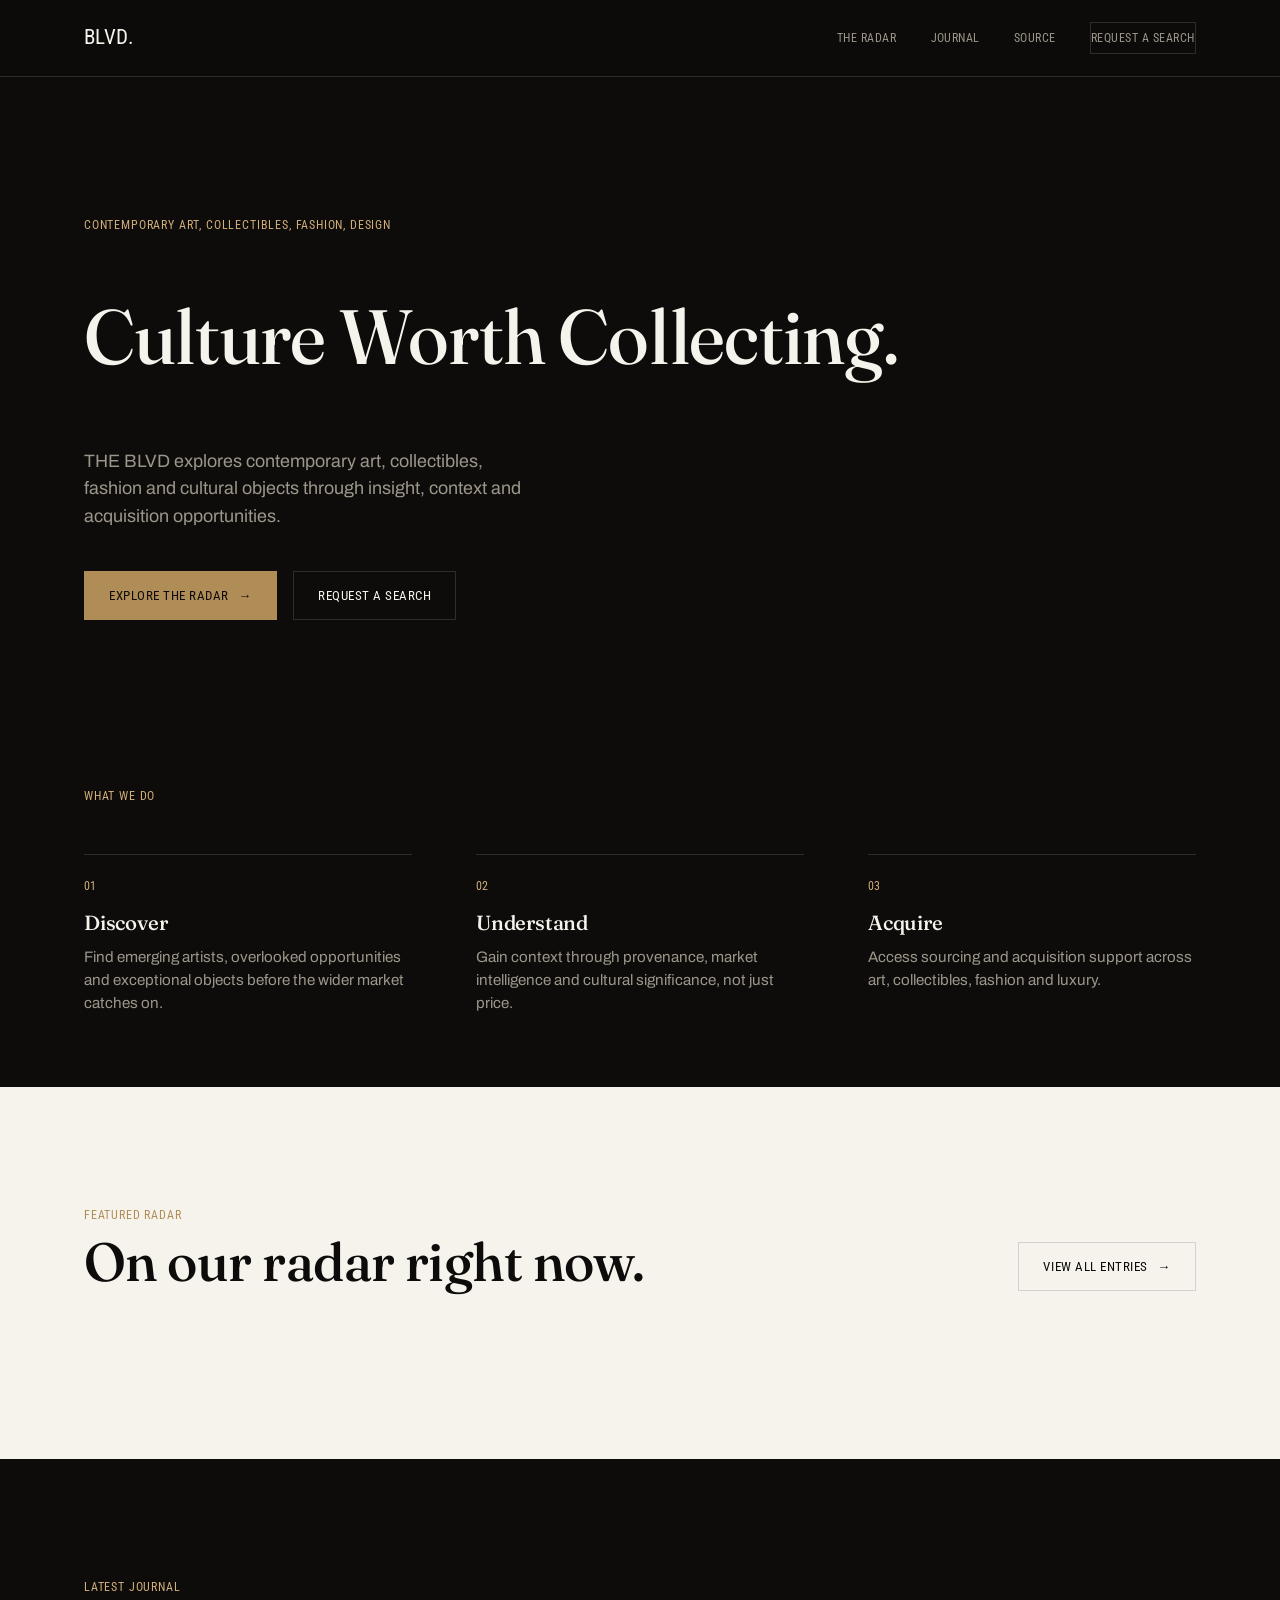
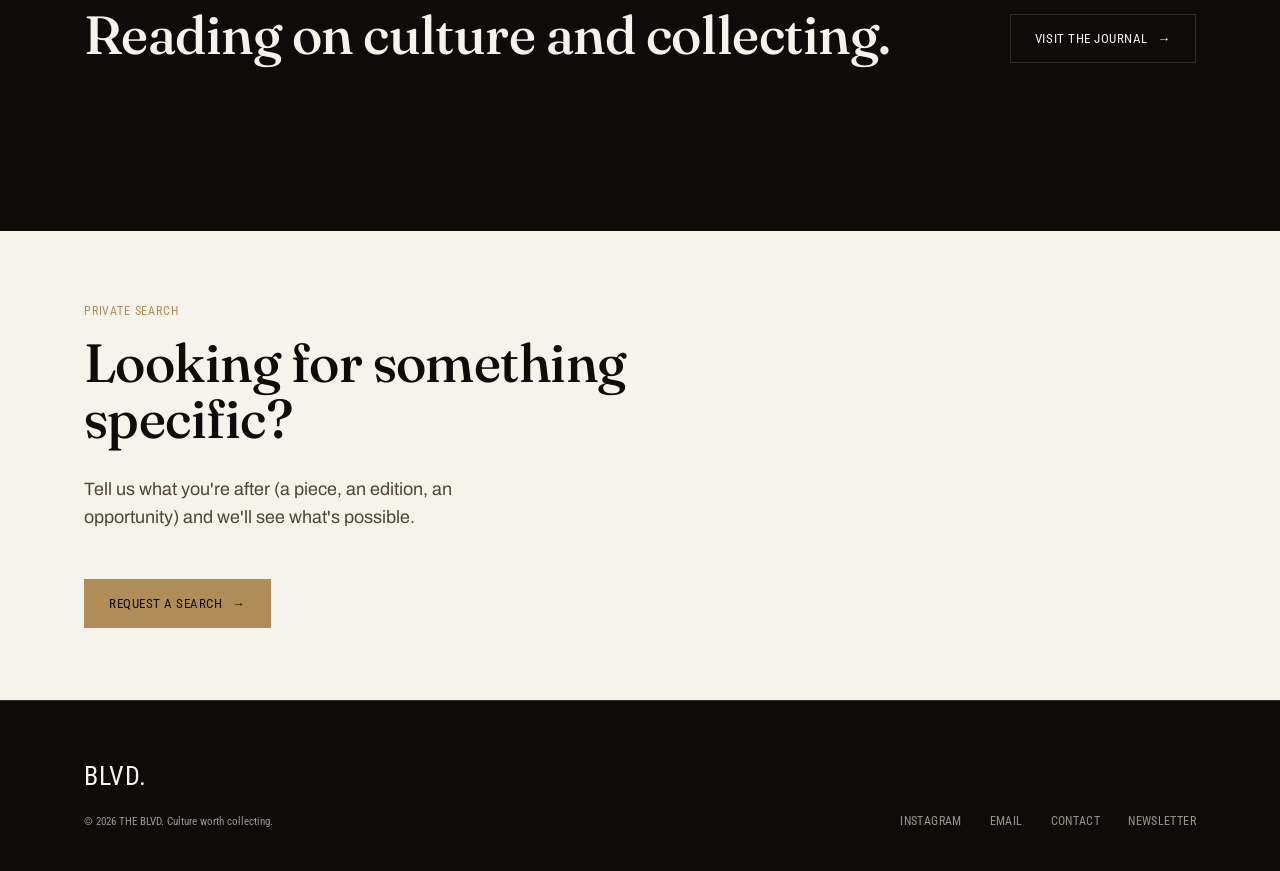
<file: index.html>
<!DOCTYPE html>
<html lang="en">
<head>
<meta charset="UTF-8">
<meta name="viewport" content="width=device-width, initial-scale=1.0">
<title>THE BLVD | Culture Worth Collecting</title>
<meta name="description" content="THE BLVD discovers, contextualises and sources exceptional opportunities across contemporary art, collectibles, fashion and design.">
<link rel="preconnect" href="https://fonts.googleapis.com">
<link rel="preconnect" href="https://fonts.gstatic.com" crossorigin>
<link href="https://fonts.googleapis.com/css2?family=Fraunces:opsz,wght@9..144,380..520&family=Archivo:wght@400;500;600&family=Roboto+Condensed:wght@400;500&display=swap" rel="stylesheet">
<link rel="stylesheet" href="styles.css">
</head>
<body>

<nav class="nav">
  <div class="wrap">
    <a href="index.html" class="nav-mark">BLVD.</a>
    <div class="nav-links">
      <a href="radar.html" data-nav="radar">The Radar</a>
      <a href="journal.html" data-nav="journal">Journal</a>
      <a href="source.html" data-nav="source">Source</a>
      <a href="request.html" class="nav-cta" data-nav="request">Request a search</a>
    </div>
    <button class="nav-toggle" aria-label="Open menu">
      <svg width="22" height="14" viewBox="0 0 22 14"><rect width="22" height="1.5" fill="currentColor"/><rect y="12.5" width="22" height="1.5" fill="currentColor"/></svg>
    </button>
  </div>
</nav>

<div class="mobile-menu">
  <div class="mobile-menu-top">
    <span class="nav-mark">BLVD.</span>
    <button class="mobile-menu-close" aria-label="Close menu">
      <svg width="20" height="20" viewBox="0 0 20 20"><line x1="1" y1="1" x2="19" y2="19" stroke="currentColor" stroke-width="1.5"/><line x1="19" y1="1" x2="1" y2="19" stroke="currentColor" stroke-width="1.5"/></svg>
    </button>
  </div>
  <a href="radar.html" data-nav="radar">The Radar</a>
  <a href="journal.html" data-nav="journal">Journal</a>
  <a href="source.html" data-nav="source">Source</a>
  <a href="request.html" data-nav="request">Request a Search</a>
</div>

<header class="hero">
  <div class="wrap">
    <div class="eyebrow" id="hero-eyebrow"></div>
    <h1 class="h-display hero-head fade-in" id="hero-headline" style="margin-top:18px; transition: opacity .35s ease;"></h1>
    <p class="lede" id="hero-subheadline" style="margin-top:26px;"></p>
    <div class="hero-actions">
      <a href="radar.html" class="btn btn-primary"><span id="hero-cta-primary"></span> <span class="btn-arrow">→</span></a>
      <a href="request.html" class="btn btn-ghost"><span id="hero-cta-secondary"></span></a>
    </div>
  </div>
</header>

<section class="section-tight on-dark">
  <div class="wrap">
    <div class="eyebrow" id="whatwedo-eyebrow"></div>
    <div class="triad" id="triad"></div>
  </div>
</section>

<section class="section on-light">
  <div class="wrap">
    <div style="display:flex; justify-content:space-between; align-items:flex-end; flex-wrap:wrap; gap:16px;">
      <div>
        <div class="eyebrow on-light" id="radar-section-eyebrow"></div>
        <h2 class="h-1" id="radar-section-heading" style="margin-top:10px;"></h2>
      </div>
      <a href="radar.html" class="btn btn-ghost hide-mobile"><span id="radar-section-cta"></span> <span class="btn-arrow">→</span></a>
    </div>
    <div class="grid" id="featured-radar-grid"></div>
  </div>
</section>

<section class="section on-dark">
  <div class="wrap">
    <div style="display:flex; justify-content:space-between; align-items:flex-end; flex-wrap:wrap; gap:16px;">
      <div>
        <div class="eyebrow" id="journal-section-eyebrow"></div>
        <h2 class="h-1" id="journal-section-heading" style="margin-top:10px;"></h2>
      </div>
      <a href="journal.html" class="btn btn-ghost hide-mobile"><span id="journal-section-cta"></span> <span class="btn-arrow">→</span></a>
    </div>
    <div class="grid" id="latest-journal-grid"></div>
  </div>
</section>

<section class="section-tight on-light cta-band">
  <div class="wrap">
    <div class="eyebrow on-light" id="cta-eyebrow"></div>
    <h2 class="h-1" id="cta-heading" style="margin-top:14px; max-width:18ch;"></h2>
    <p class="lede on-light" id="cta-subheading" style="margin-top:18px;"></p>
    <a href="request.html" class="btn btn-primary" style="margin-top:30px;"><span id="cta-button"></span> <span class="btn-arrow">→</span></a>
  </div>
</section>

<footer class="footer on-dark">
  <div class="wrap">
    <div>
      <div class="footer-mark">BLVD.</div>
      <div class="footer-fine">© <span id="year"></span> <span data-bind="site-name"></span>. <span data-bind="site-tagline"></span></div>
    </div>
    <div class="footer-links">
      <a href="https://www.instagram.com/theblvd.art/" data-footer="instagram" target="_blank" rel="noopener">Instagram</a>
      <a href="mailto:info@theblvd.art" data-footer="email">Email</a>
      <a href="request.html" data-footer="contact">Contact</a>
      <a href="mailto:info@theblvd.art?subject=Newsletter%20signup&body=Please%20add%20me%20to%20the%20BLVD%20newsletter." data-footer="newsletter">Newsletter</a>
    </div>
  </div>
</footer>

<script src="main.js"></script>
<script>
  document.getElementById("year").textContent = new Date().getFullYear();

  BLVD.loadContent().then(({radar, journal, site, pages}) => {
    BLVD.hydrateChrome(site);
    const p = pages.home;

    BLVD.setText("hero-eyebrow", p.heroEyebrow);
    BLVD.setText("hero-subheadline", p.heroSubheadline);
    BLVD.setText("hero-cta-primary", p.heroPrimaryCta);
    BLVD.setText("hero-cta-secondary", p.heroSecondaryCta);
    BLVD.setText("whatwedo-eyebrow", p.whatWeDoEyebrow);
    BLVD.setText("radar-section-eyebrow", p.radarSectionEyebrow);
    BLVD.setText("radar-section-heading", p.radarSectionHeading);
    BLVD.setText("radar-section-cta", p.radarSectionCta);
    BLVD.setText("journal-section-eyebrow", p.journalSectionEyebrow);
    BLVD.setText("journal-section-heading", p.journalSectionHeading);
    BLVD.setText("journal-section-cta", p.journalSectionCta);
    BLVD.setText("cta-eyebrow", p.ctaEyebrow);
    BLVD.setText("cta-heading", p.ctaHeading);
    BLVD.setText("cta-subheading", p.ctaSubheading);
    BLVD.setText("cta-button", p.ctaButton);

    document.getElementById("triad").innerHTML = p.whatWeDo.map(BLVD.triadItemHTML).join("");

    BLVD.initHeadlineRotator(document.getElementById("hero-headline"), p.heroHeadlines);

    const radarBySlug = Object.fromEntries(radar.map(r => [r.slug, r]));
    document.getElementById("featured-radar-grid").innerHTML =
      site.featuredHome.map(slug => BLVD.radarCardHTML(radarBySlug[slug])).join("");

    document.getElementById("latest-journal-grid").innerHTML =
      journal.slice(0, 3).map(BLVD.journalCardHTML).join("");
  });
</script>
</body>
</html>
</file>
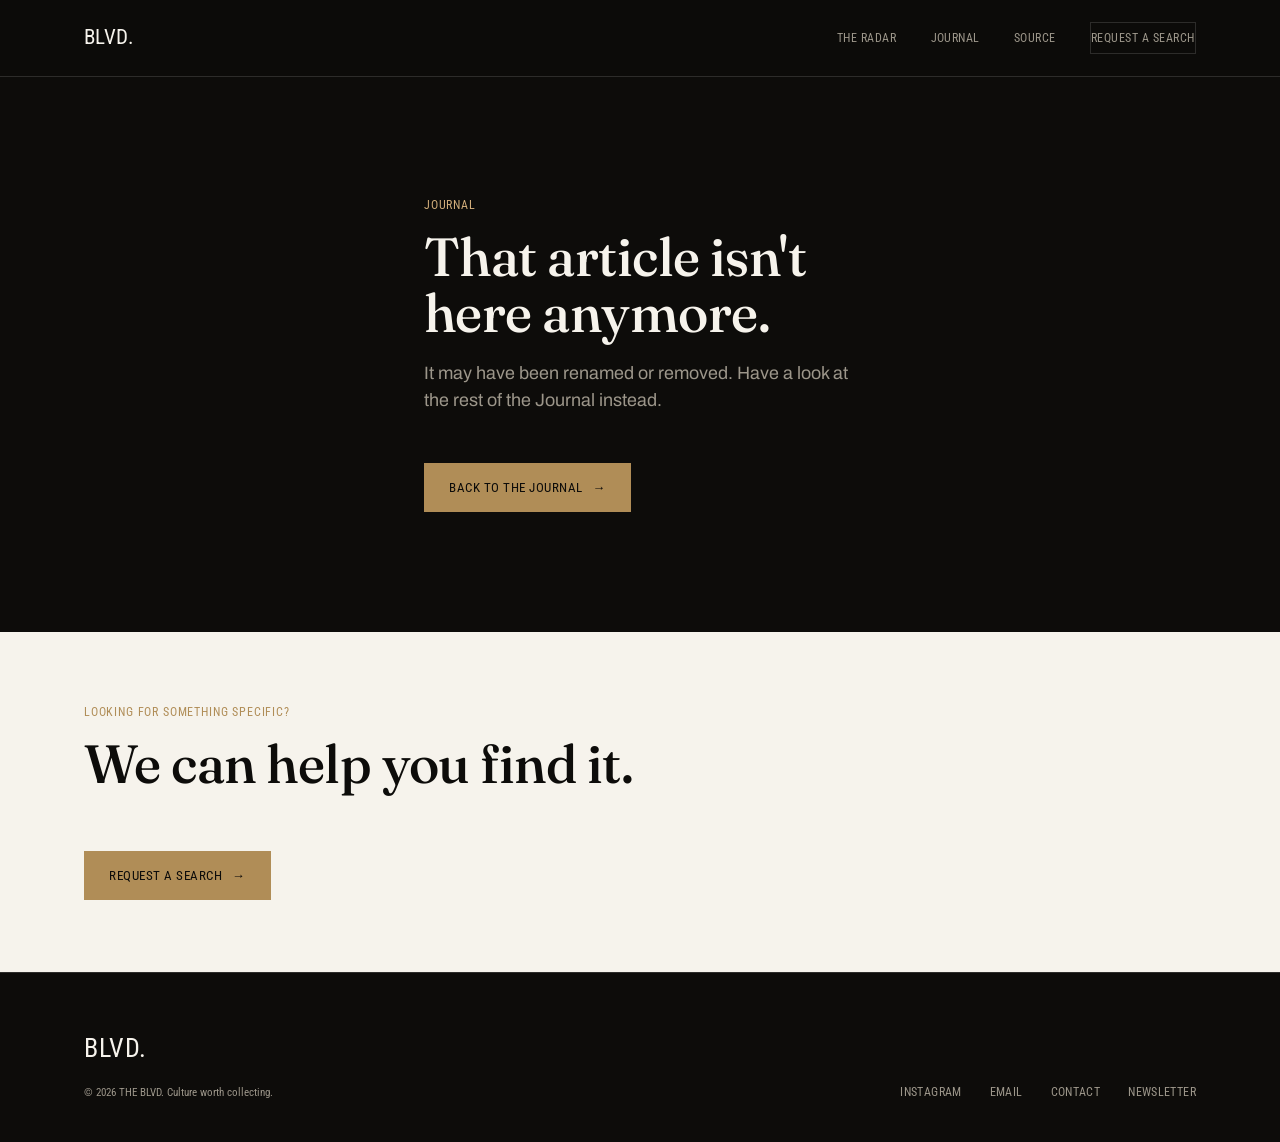
<file: article.html>
<!DOCTYPE html>
<html lang="en">
<head>
<meta charset="UTF-8">
<meta name="viewport" content="width=device-width, initial-scale=1.0">
<title id="page-title">Journal | THE BLVD</title>
<meta name="description" content="Analysis, perspective and primers on culture and collecting.">
<link rel="preconnect" href="https://fonts.googleapis.com">
<link rel="preconnect" href="https://fonts.gstatic.com" crossorigin>
<link href="https://fonts.googleapis.com/css2?family=Fraunces:opsz,wght@9..144,380..520&family=Archivo:wght@400;500;600&family=Roboto+Condensed:wght@400;500&display=swap" rel="stylesheet">
<link rel="stylesheet" href="styles.css">
</head>
<body>

<nav class="nav">
  <div class="wrap">
    <a href="index.html" class="nav-mark">BLVD.</a>
    <div class="nav-links">
      <a href="radar.html" data-nav="radar">The Radar</a>
      <a href="journal.html" data-nav="journal">Journal</a>
      <a href="source.html" data-nav="source">Source</a>
      <a href="request.html" class="nav-cta" data-nav="request">Request a search</a>
    </div>
    <button class="nav-toggle" aria-label="Open menu">
      <svg width="22" height="14" viewBox="0 0 22 14"><rect width="22" height="1.5" fill="currentColor"/><rect y="12.5" width="22" height="1.5" fill="currentColor"/></svg>
    </button>
  </div>
</nav>

<div class="mobile-menu">
  <div class="mobile-menu-top">
    <span class="nav-mark">BLVD.</span>
    <button class="mobile-menu-close" aria-label="Close menu">
      <svg width="20" height="20" viewBox="0 0 20 20"><line x1="1" y1="1" x2="19" y2="19" stroke="currentColor" stroke-width="1.5"/><line x1="19" y1="1" x2="1" y2="19" stroke="currentColor" stroke-width="1.5"/></svg>
    </button>
  </div>
  <a href="radar.html" data-nav="radar">The Radar</a>
  <a href="journal.html" data-nav="journal">Journal</a>
  <a href="source.html" data-nav="source">Source</a>
  <a href="request.html" data-nav="request">Request a Search</a>
</div>

<div id="article-root">
  <header class="page-header on-dark">
    <div class="wrap" style="max-width: 760px;">
      <a href="journal.html" class="card-link" style="display:inline-block; margin-bottom:18px;"><span>← Journal</span></a>
      <div class="eyebrow" id="article-category"></div>
      <h1 class="h-display" id="article-title" style="margin-top:14px; font-size:clamp(2rem,4.4vw,3.2rem);"></h1>
      <div class="date mono-num" id="article-date" style="color:var(--ash); margin-top:18px; display:block;"></div>
    </div>
  </header>

  <section class="on-dark">
    <div class="wrap" style="max-width: 760px;">
      <div id="article-image" style="margin-bottom:40px;"></div>
      <div id="article-body" class="lede" style="max-width:none; color:var(--paper);"></div>
    </div>
  </section>
</div>

<div id="not-found-root" style="display:none;">
  <section class="section on-dark">
    <div class="wrap" style="max-width:560px;">
      <div class="eyebrow">Journal</div>
      <h1 class="h-1" style="margin-top:14px;">That article isn't here anymore.</h1>
      <p class="lede" style="margin-top:18px;">It may have been renamed or removed. Have a look at the rest of the Journal instead.</p>
      <a href="journal.html" class="btn btn-primary" style="margin-top:30px;">Back to the Journal <span class="btn-arrow">→</span></a>
    </div>
  </section>
</div>

<section class="section-tight on-light cta-band">
  <div class="wrap">
    <div class="eyebrow on-light" id="cta-eyebrow"></div>
    <h2 class="h-1" id="cta-heading" style="margin-top:14px; max-width:20ch;"></h2>
    <a href="request.html" class="btn btn-primary" style="margin-top:30px;"><span id="cta-button"></span> <span class="btn-arrow">→</span></a>
  </div>
</section>

<footer class="footer on-dark">
  <div class="wrap">
    <div>
      <div class="footer-mark">BLVD.</div>
      <div class="footer-fine">© <span id="year"></span> <span data-bind="site-name"></span>. <span data-bind="site-tagline"></span></div>
    </div>
    <div class="footer-links">
      <a href="https://www.instagram.com/theblvd.art/" data-footer="instagram" target="_blank" rel="noopener">Instagram</a>
      <a href="mailto:info@theblvd.art" data-footer="email">Email</a>
      <a href="request.html" data-footer="contact">Contact</a>
      <a href="mailto:info@theblvd.art?subject=Newsletter%20signup&body=Please%20add%20me%20to%20the%20BLVD%20newsletter." data-footer="newsletter">Newsletter</a>
    </div>
  </div>
</footer>

<script src="main.js"></script>
<script>
  document.getElementById("year").textContent = new Date().getFullYear();

  BLVD.loadContent().then(({journal, site, pages}) => {
    BLVD.hydrateChrome(site);
    BLVD.setText("cta-eyebrow", pages.journal.ctaEyebrow);
    BLVD.setText("cta-heading", pages.journal.ctaHeading);
    BLVD.setText("cta-button", pages.journal.ctaButton);

    const slug = BLVD.getQueryParam("slug");
    const article = journal.find(a => a.slug === slug);

    if(!article){
      document.getElementById("article-root").style.display = "none";
      document.getElementById("not-found-root").style.display = "block";
      return;
    }

    document.title = article.title + " | THE BLVD";
    BLVD.setText("article-category", article.category);
    BLVD.setText("article-title", article.title);
    BLVD.setText("article-date", BLVD.formatDate(article.date));
    document.getElementById("article-image").innerHTML = BLVD.ph(article, {cls:"wide"});
    document.getElementById("article-body").innerHTML = BLVD.articleBodyHTML(article.body || article.excerpt);
  });
</script>
</body>
</html>
</file>
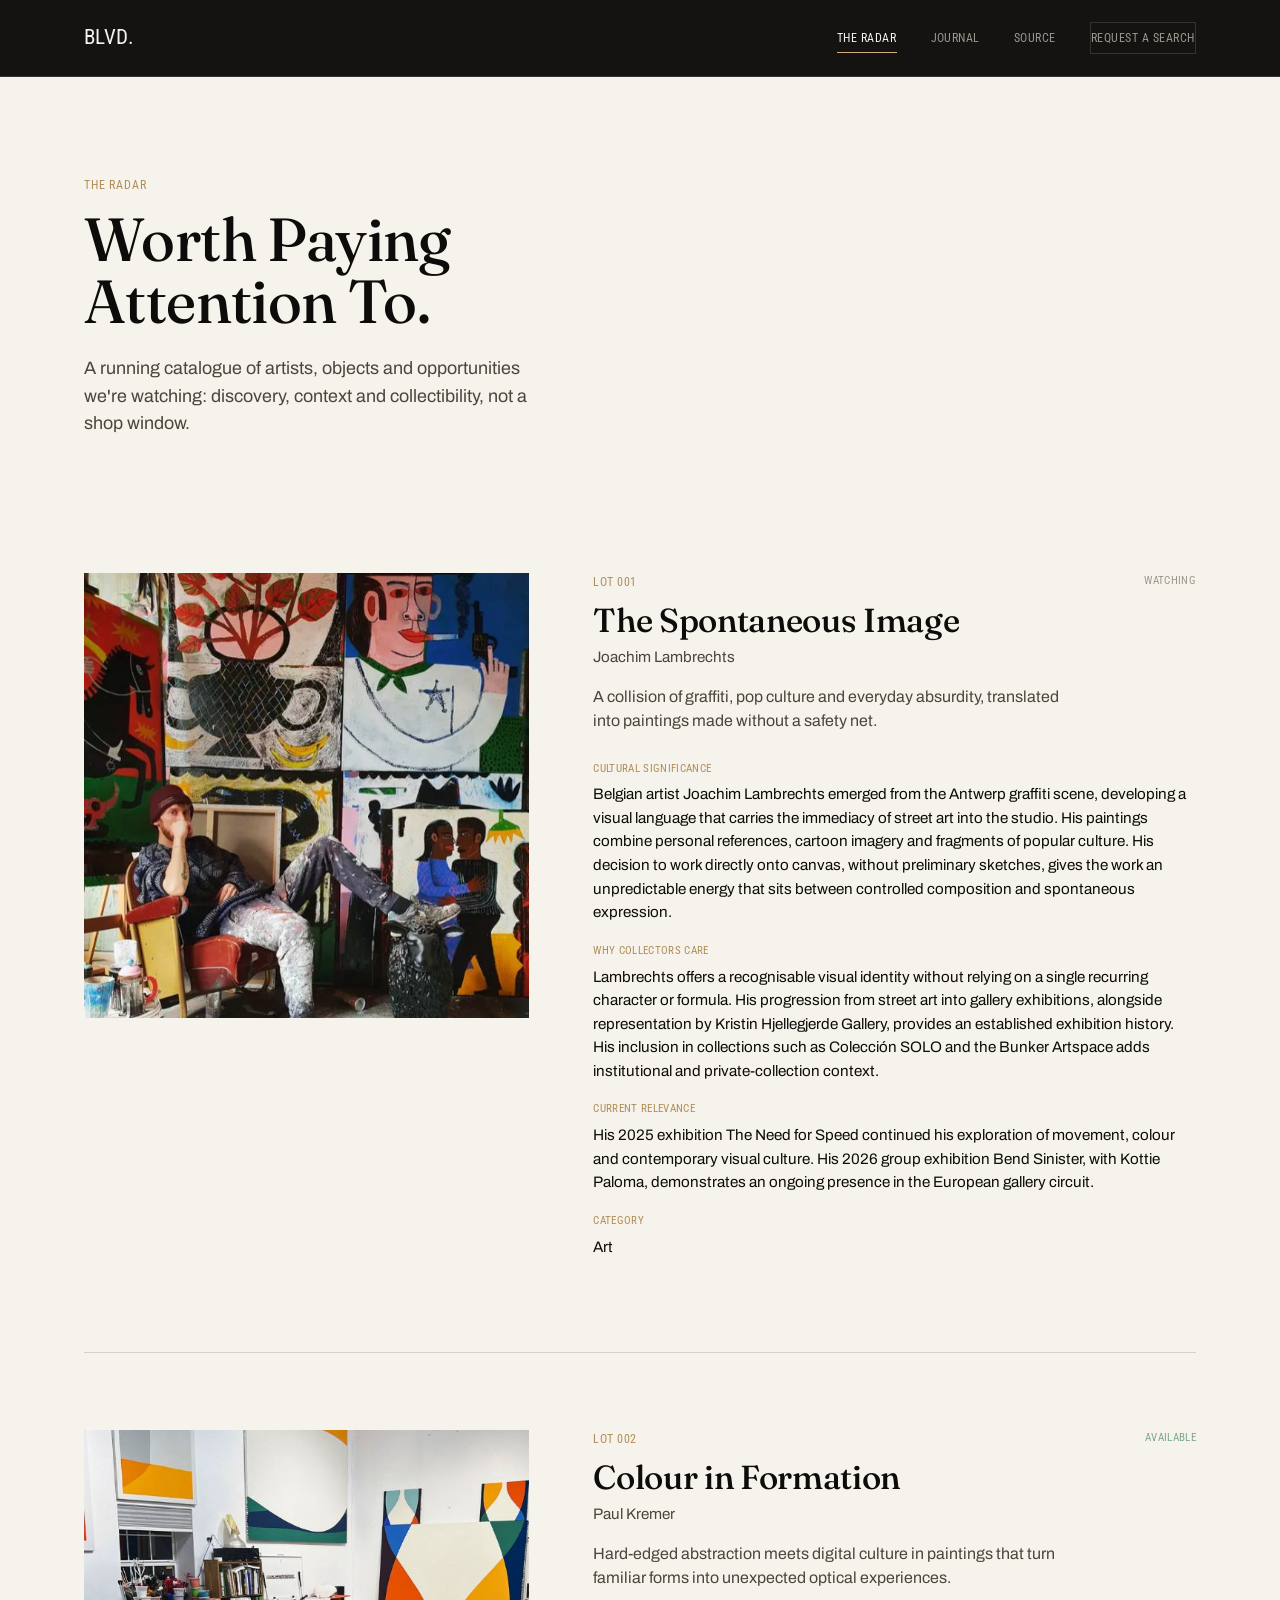
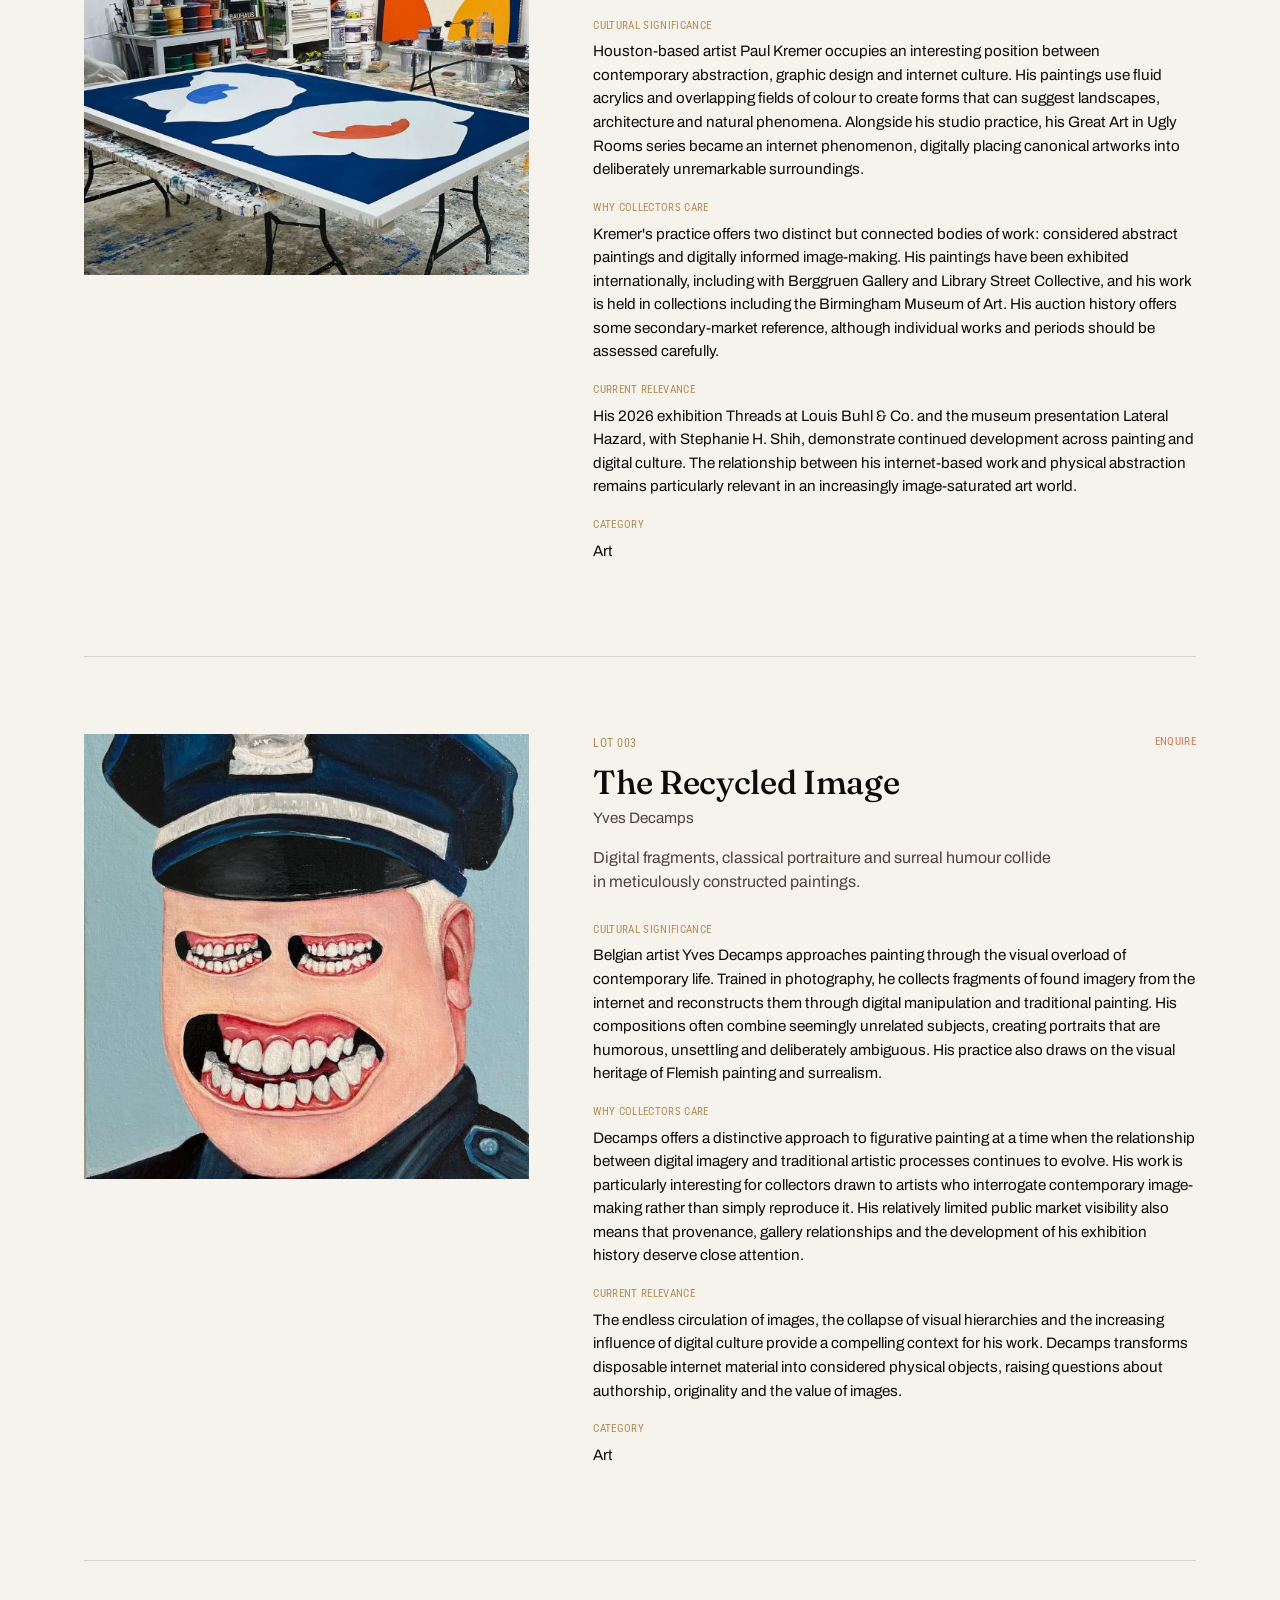
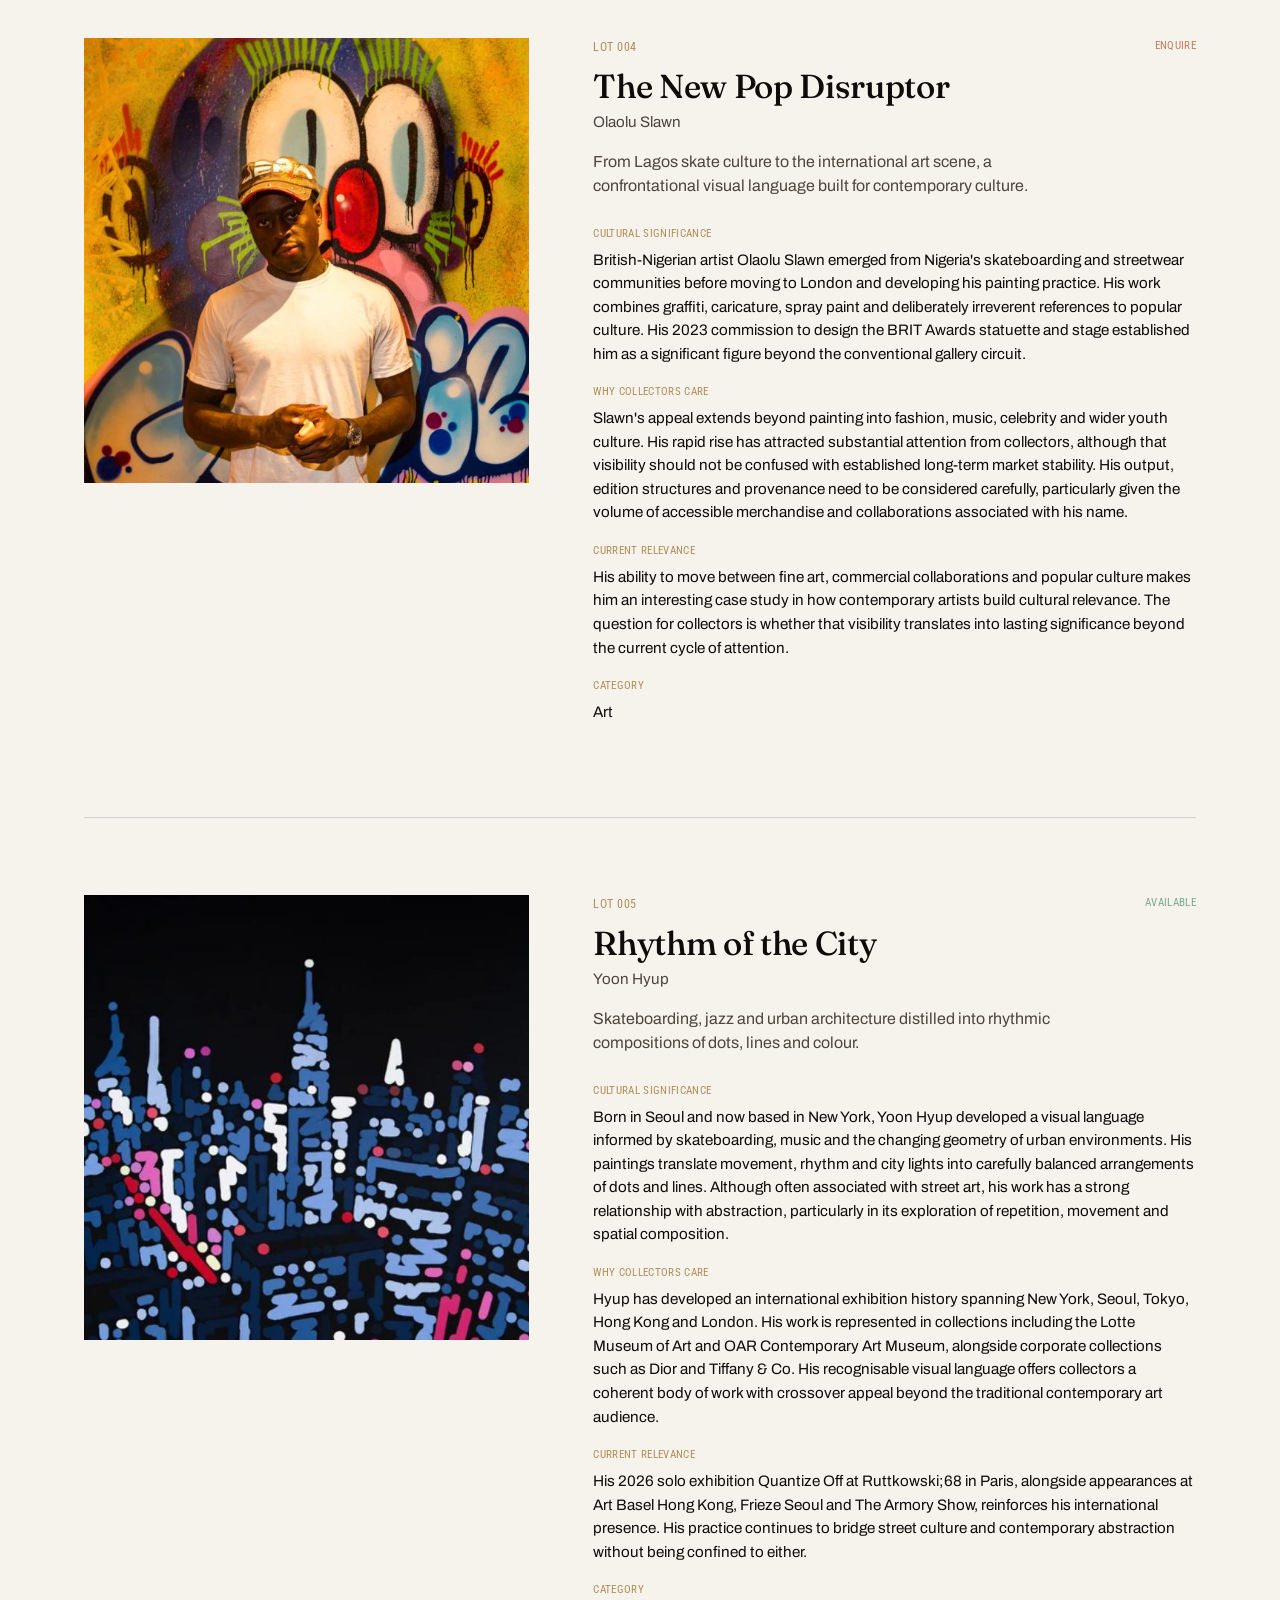
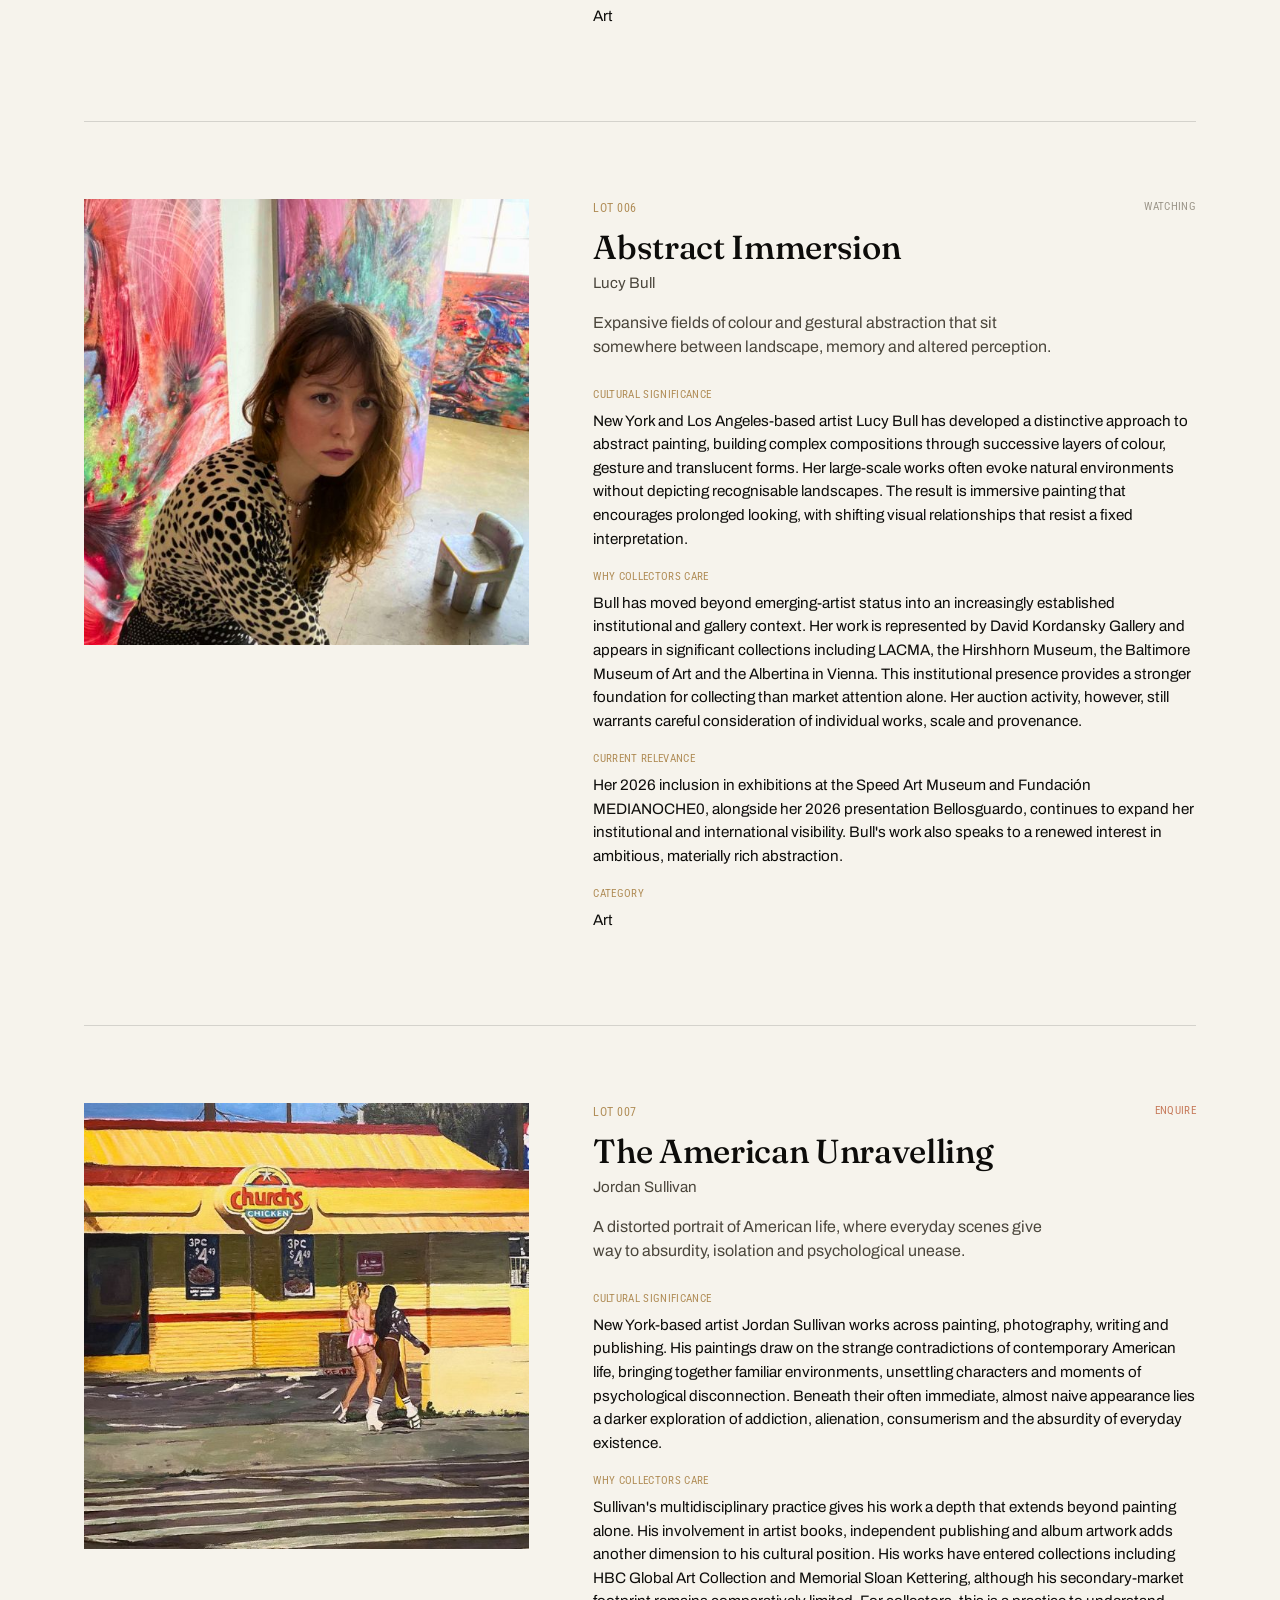
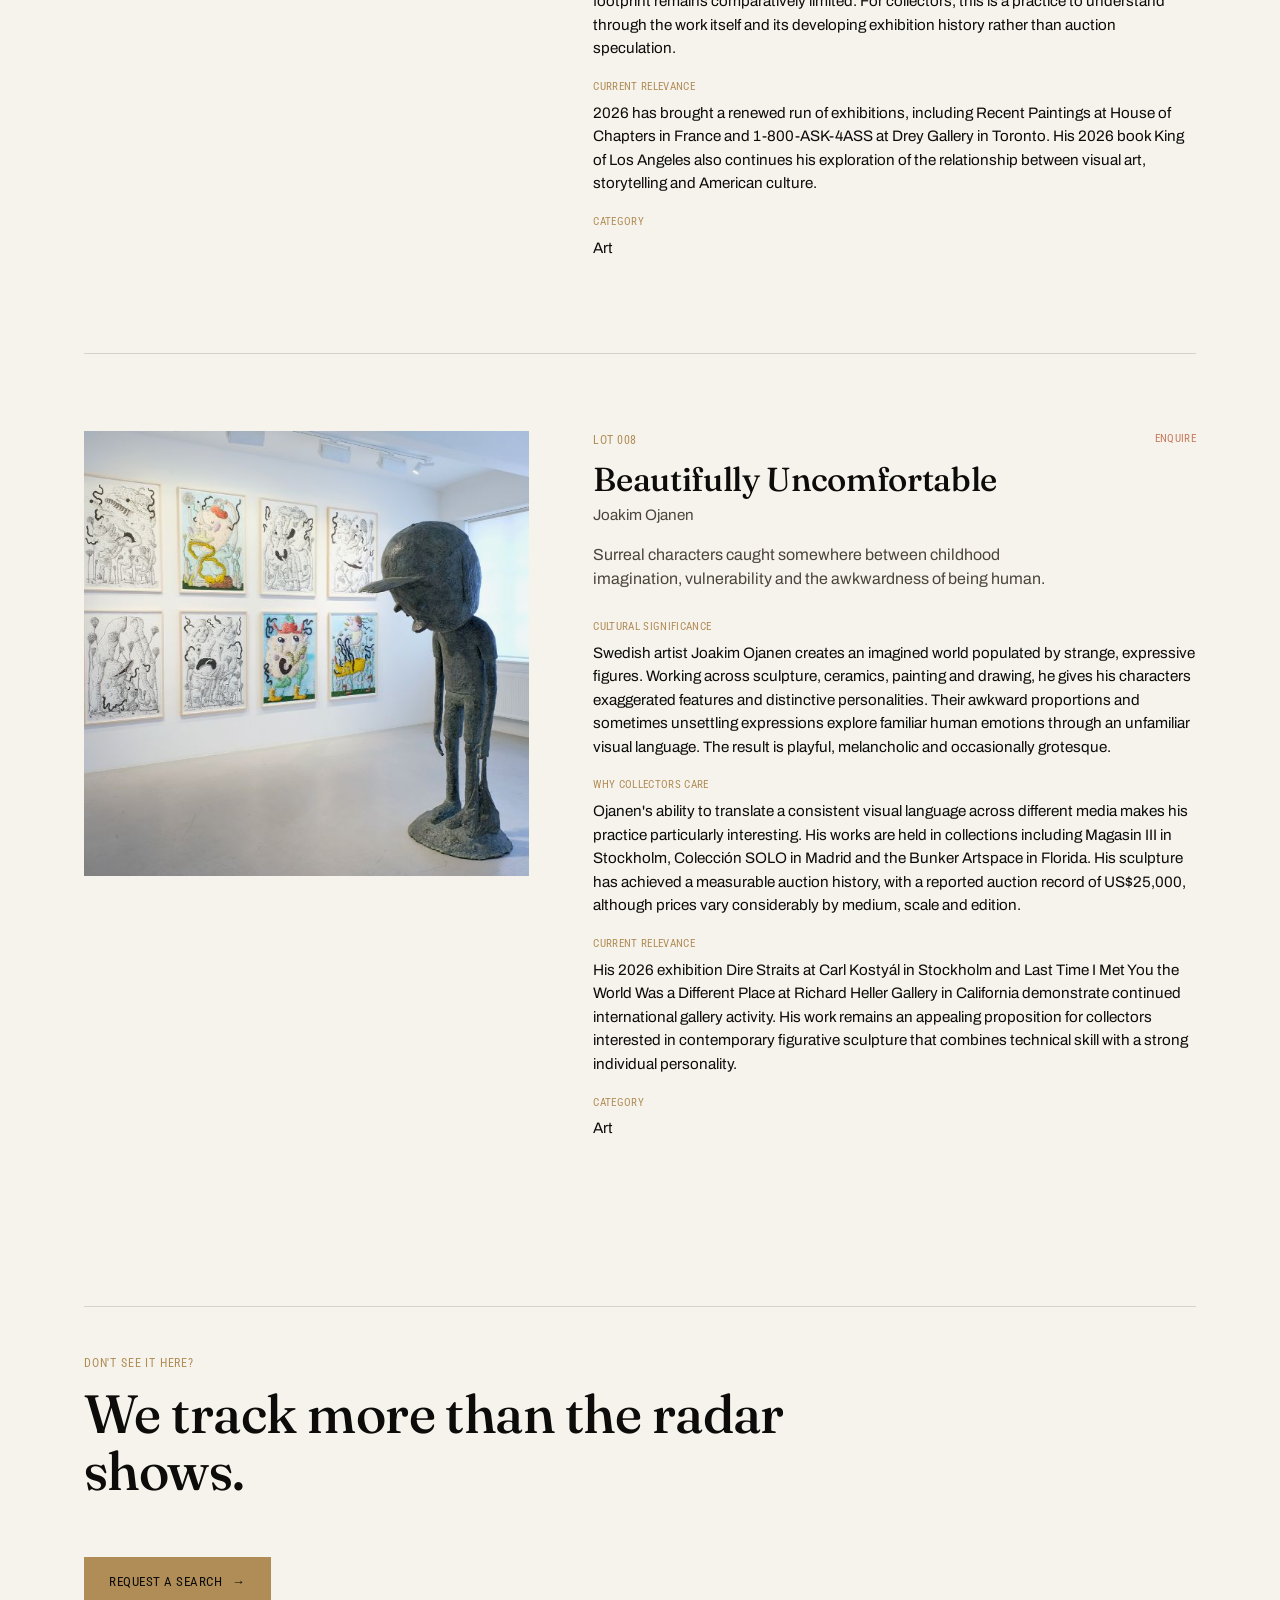
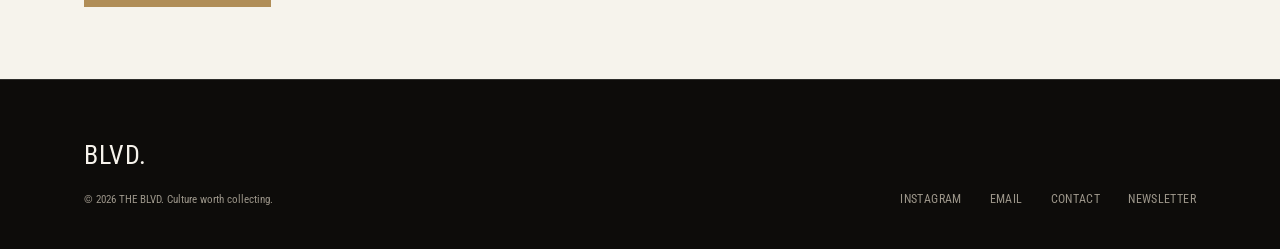
<file: radar.html>
<!DOCTYPE html>
<html lang="en">
<head>
<meta charset="UTF-8">
<meta name="viewport" content="width=device-width, initial-scale=1.0">
<title>The Radar | THE BLVD</title>
<meta name="description" content="Objects, artists and opportunities currently worth paying attention to.">
<link rel="preconnect" href="https://fonts.googleapis.com">
<link rel="preconnect" href="https://fonts.gstatic.com" crossorigin>
<link href="https://fonts.googleapis.com/css2?family=Fraunces:opsz,wght@9..144,380..520&family=Archivo:wght@400;500;600&family=Roboto+Condensed:wght@400;500&display=swap" rel="stylesheet">
<link rel="stylesheet" href="styles.css">
</head>
<body class="on-light" style="background:var(--paper); color:var(--ink);">

<nav class="nav">
  <div class="wrap">
    <a href="index.html" class="nav-mark">BLVD.</a>
    <div class="nav-links">
      <a href="radar.html" data-nav="radar">The Radar</a>
      <a href="journal.html" data-nav="journal">Journal</a>
      <a href="source.html" data-nav="source">Source</a>
      <a href="request.html" class="nav-cta" data-nav="request">Request a search</a>
    </div>
    <button class="nav-toggle" aria-label="Open menu">
      <svg width="22" height="14" viewBox="0 0 22 14"><rect width="22" height="1.5" fill="currentColor"/><rect y="12.5" width="22" height="1.5" fill="currentColor"/></svg>
    </button>
  </div>
</nav>

<div class="mobile-menu">
  <div class="mobile-menu-top">
    <span class="nav-mark">BLVD.</span>
    <button class="mobile-menu-close" aria-label="Close menu">
      <svg width="20" height="20" viewBox="0 0 20 20"><line x1="1" y1="1" x2="19" y2="19" stroke="currentColor" stroke-width="1.5"/><line x1="19" y1="1" x2="1" y2="19" stroke="currentColor" stroke-width="1.5"/></svg>
    </button>
  </div>
  <a href="radar.html" data-nav="radar">The Radar</a>
  <a href="journal.html" data-nav="journal">Journal</a>
  <a href="source.html" data-nav="source">Source</a>
  <a href="request.html" data-nav="request">Request a Search</a>
</div>

<header class="page-header on-light">
  <div class="wrap">
    <div class="eyebrow on-light" id="page-eyebrow"></div>
    <h1 class="h-display" id="page-heading" style="margin-top:14px; max-width:14ch;"></h1>
    <p class="lede on-light" id="page-subheading" style="margin-top:22px;"></p>
  </div>
</header>

<section class="on-light">
  <div class="wrap" id="lot-list"></div>
</section>

<section class="section-tight on-light cta-band">
  <div class="wrap">
    <hr class="rule" style="margin-bottom:48px;">
    <div class="eyebrow on-light" id="cta-eyebrow"></div>
    <h2 class="h-1" id="cta-heading" style="margin-top:14px; max-width:20ch;"></h2>
    <a href="request.html" class="btn btn-primary" style="margin-top:30px;"><span id="cta-button"></span> <span class="btn-arrow">→</span></a>
  </div>
</section>

<footer class="footer on-dark">
  <div class="wrap">
    <div>
      <div class="footer-mark">BLVD.</div>
      <div class="footer-fine">© <span id="year"></span> <span data-bind="site-name"></span>. <span data-bind="site-tagline"></span></div>
    </div>
    <div class="footer-links">
      <a href="https://www.instagram.com/theblvd.art/" data-footer="instagram" target="_blank" rel="noopener">Instagram</a>
      <a href="mailto:info@theblvd.art" data-footer="email">Email</a>
      <a href="request.html" data-footer="contact">Contact</a>
      <a href="mailto:info@theblvd.art?subject=Newsletter%20signup&body=Please%20add%20me%20to%20the%20BLVD%20newsletter." data-footer="newsletter">Newsletter</a>
    </div>
  </div>
</footer>

<script src="main.js"></script>
<script>
  document.getElementById("year").textContent = new Date().getFullYear();

  BLVD.loadContent().then(({radar, site, pages}) => {
    BLVD.hydrateChrome(site);
    const p = pages.radar;

    BLVD.setText("page-eyebrow", p.eyebrow);
    BLVD.setText("page-heading", p.heading);
    BLVD.setText("page-subheading", p.subheading);
    BLVD.setText("cta-eyebrow", p.ctaEyebrow);
    BLVD.setText("cta-heading", p.ctaHeading);
    BLVD.setText("cta-button", p.ctaButton);

    document.getElementById("lot-list").innerHTML = radar.map(BLVD.lotHTML).join("");
    BLVD.scrollToHash();
  });
</script>
</body>
</html>
</file>
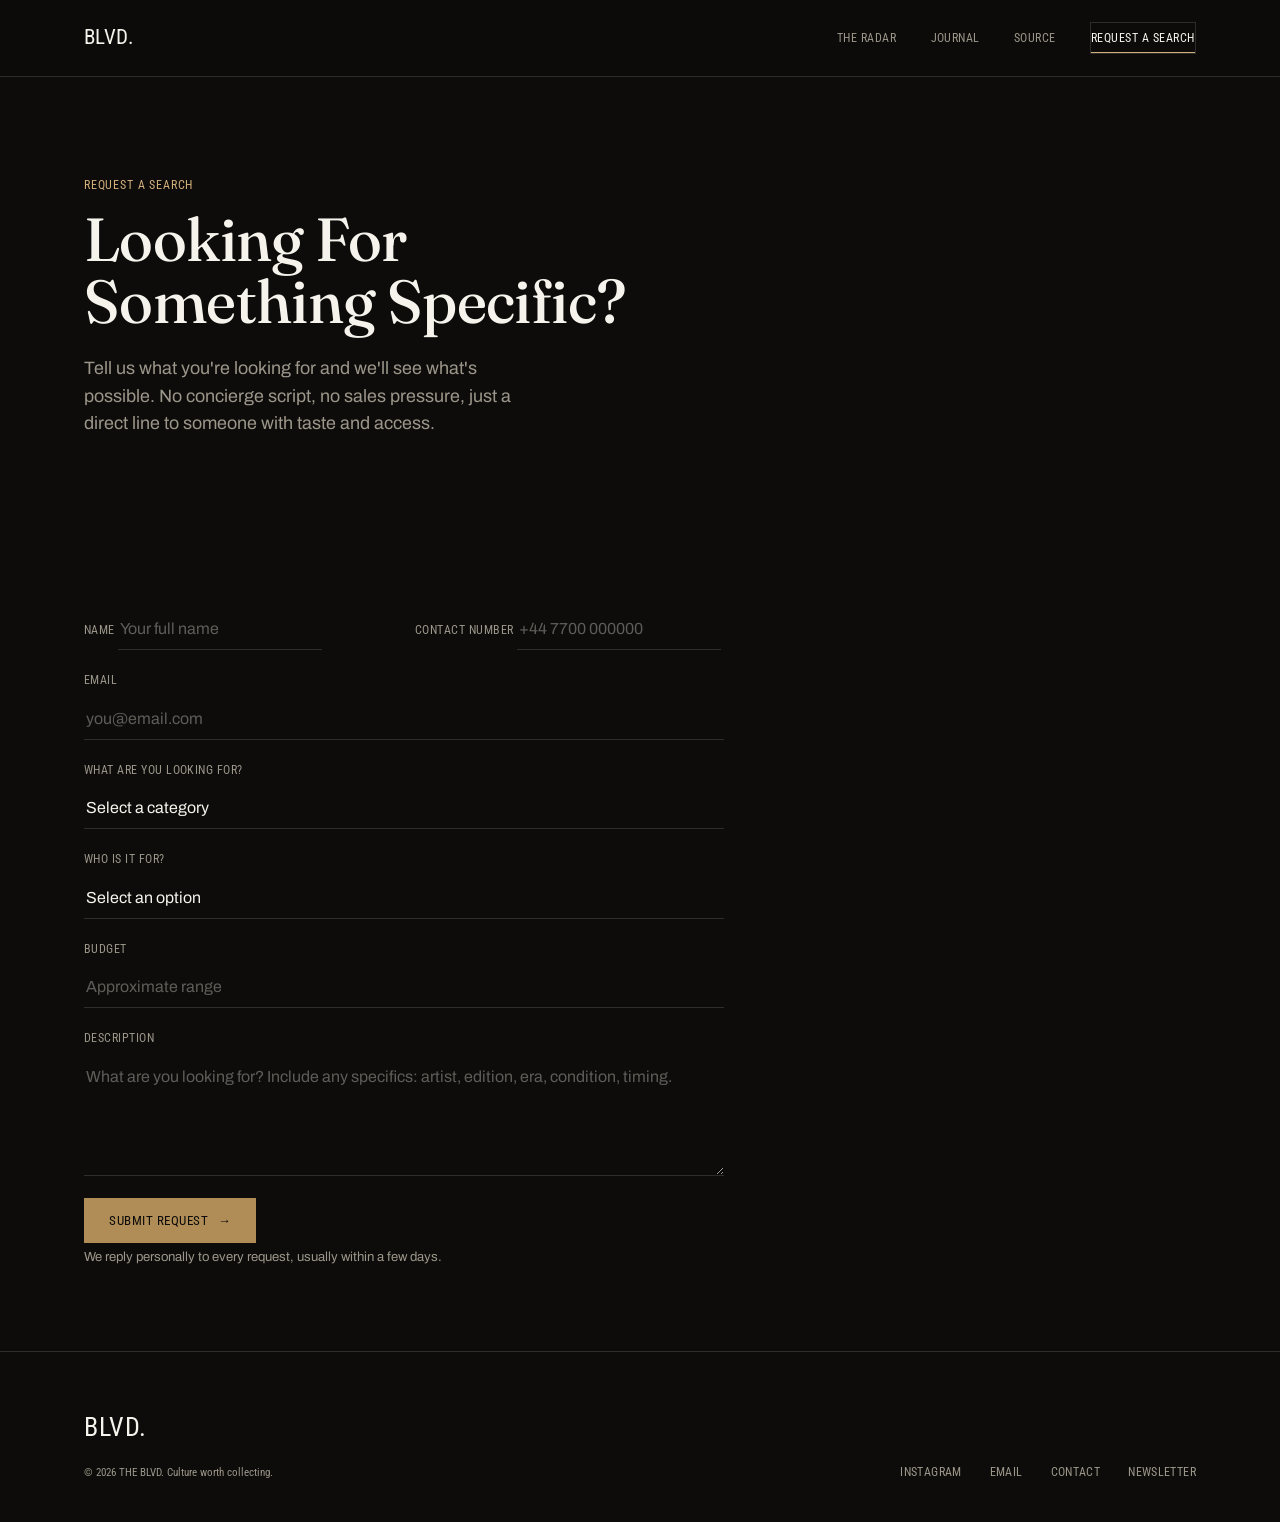
<file: request.html>
<!DOCTYPE html>
<html lang="en">
<head>
<meta charset="UTF-8">
<meta name="viewport" content="width=device-width, initial-scale=1.0">
<title>Request a Search | THE BLVD</title>
<meta name="description" content="Tell us what you're looking for and we'll see what's possible.">
<link rel="preconnect" href="https://fonts.googleapis.com">
<link rel="preconnect" href="https://fonts.gstatic.com" crossorigin>
<link href="https://fonts.googleapis.com/css2?family=Fraunces:opsz,wght@9..144,380..520&family=Archivo:wght@400;500;600&family=Roboto+Condensed:wght@400;500&display=swap" rel="stylesheet">
<link rel="stylesheet" href="styles.css">
</head>
<body>

<nav class="nav">
  <div class="wrap">
    <a href="index.html" class="nav-mark">BLVD.</a>
    <div class="nav-links">
      <a href="radar.html" data-nav="radar">The Radar</a>
      <a href="journal.html" data-nav="journal">Journal</a>
      <a href="source.html" data-nav="source">Source</a>
      <a href="request.html" class="nav-cta" data-nav="request">Request a search</a>
    </div>
    <button class="nav-toggle" aria-label="Open menu">
      <svg width="22" height="14" viewBox="0 0 22 14"><rect width="22" height="1.5" fill="currentColor"/><rect y="12.5" width="22" height="1.5" fill="currentColor"/></svg>
    </button>
  </div>
</nav>

<div class="mobile-menu">
  <div class="mobile-menu-top">
    <span class="nav-mark">BLVD.</span>
    <button class="mobile-menu-close" aria-label="Close menu">
      <svg width="20" height="20" viewBox="0 0 20 20"><line x1="1" y1="1" x2="19" y2="19" stroke="currentColor" stroke-width="1.5"/><line x1="19" y1="1" x2="1" y2="19" stroke="currentColor" stroke-width="1.5"/></svg>
    </button>
  </div>
  <a href="radar.html" data-nav="radar">The Radar</a>
  <a href="journal.html" data-nav="journal">Journal</a>
  <a href="source.html" data-nav="source">Source</a>
  <a href="request.html" data-nav="request">Request a Search</a>
</div>

<header class="page-header on-dark">
  <div class="wrap">
    <div class="eyebrow" id="page-eyebrow"></div>
    <h1 class="h-display" id="page-heading" style="margin-top:14px; max-width:14ch;"></h1>
    <p class="lede" id="page-subheading" style="margin-top:22px;"></p>
  </div>
</header>

<section class="section-tight on-dark">
  <div class="wrap">
    <form class="form" id="source-form">
      <div class="form-row two">
        <div>
          <label for="name">Name</label>
          <input id="name" name="name" type="text" placeholder="Your full name" required>
        </div>
        <div>
          <label for="phone">Contact number</label>
          <input id="phone" name="phone" type="tel" placeholder="+44 7700 000000">
        </div>
      </div>

      <div class="form-row">
        <label for="email">Email</label>
        <input id="email" name="email" type="email" placeholder="you@email.com" required>
      </div>

      <div class="form-row">
        <label for="category">What are you looking for?</label>
        <select id="category" name="category" required>
          <option value="" disabled selected>Select a category</option>
        </select>
      </div>

      <div class="form-row">
        <label for="context">Who is it for?</label>
        <select id="context" name="context" required>
          <option value="" disabled selected>Select an option</option>
        </select>
      </div>

      <div class="form-row">
        <label for="budget">Budget</label>
        <input id="budget" name="budget" type="text" placeholder="Approximate range">
      </div>

      <div class="form-row">
        <label for="description">Description</label>
        <textarea id="description" name="description" placeholder="What are you looking for? Include any specifics: artist, edition, era, condition, timing." required></textarea>
      </div>

      <div>
        <button type="submit" class="btn btn-primary"><span id="submit-button"></span> <span class="btn-arrow">→</span></button>
        <p class="form-note" id="form-note"></p>
      </div>

      <div class="form-success" id="form-success"></div>
    </form>
  </div>
</section>

<footer class="footer on-dark">
  <div class="wrap">
    <div>
      <div class="footer-mark">BLVD.</div>
      <div class="footer-fine">© <span id="year"></span> <span data-bind="site-name"></span>. <span data-bind="site-tagline"></span></div>
    </div>
    <div class="footer-links">
      <a href="https://www.instagram.com/theblvd.art/" data-footer="instagram" target="_blank" rel="noopener">Instagram</a>
      <a href="mailto:info@theblvd.art" data-footer="email">Email</a>
      <a href="request.html" data-footer="contact">Contact</a>
      <a href="mailto:info@theblvd.art?subject=Newsletter%20signup&body=Please%20add%20me%20to%20the%20BLVD%20newsletter." data-footer="newsletter">Newsletter</a>
    </div>
  </div>
</footer>

<script src="main.js"></script>
<script>
  document.getElementById("year").textContent = new Date().getFullYear();

  BLVD.loadContent().then(({site, pages}) => {
    BLVD.hydrateChrome(site);
    const p = pages.request;

    BLVD.setText("page-eyebrow", p.eyebrow);
    BLVD.setText("page-heading", p.heading);
    BLVD.setText("page-subheading", p.subheading);
    BLVD.setText("submit-button", p.submitButton);
    BLVD.setText("form-note", p.formNote);
    BLVD.setText("form-success", p.successMessage);

    document.getElementById("category").insertAdjacentHTML("beforeend", BLVD.optionsHTML(p.categories));
    document.getElementById("context").insertAdjacentHTML("beforeend", BLVD.optionsHTML(p.contexts));
  });
</script>
</body>
</html>
</file>
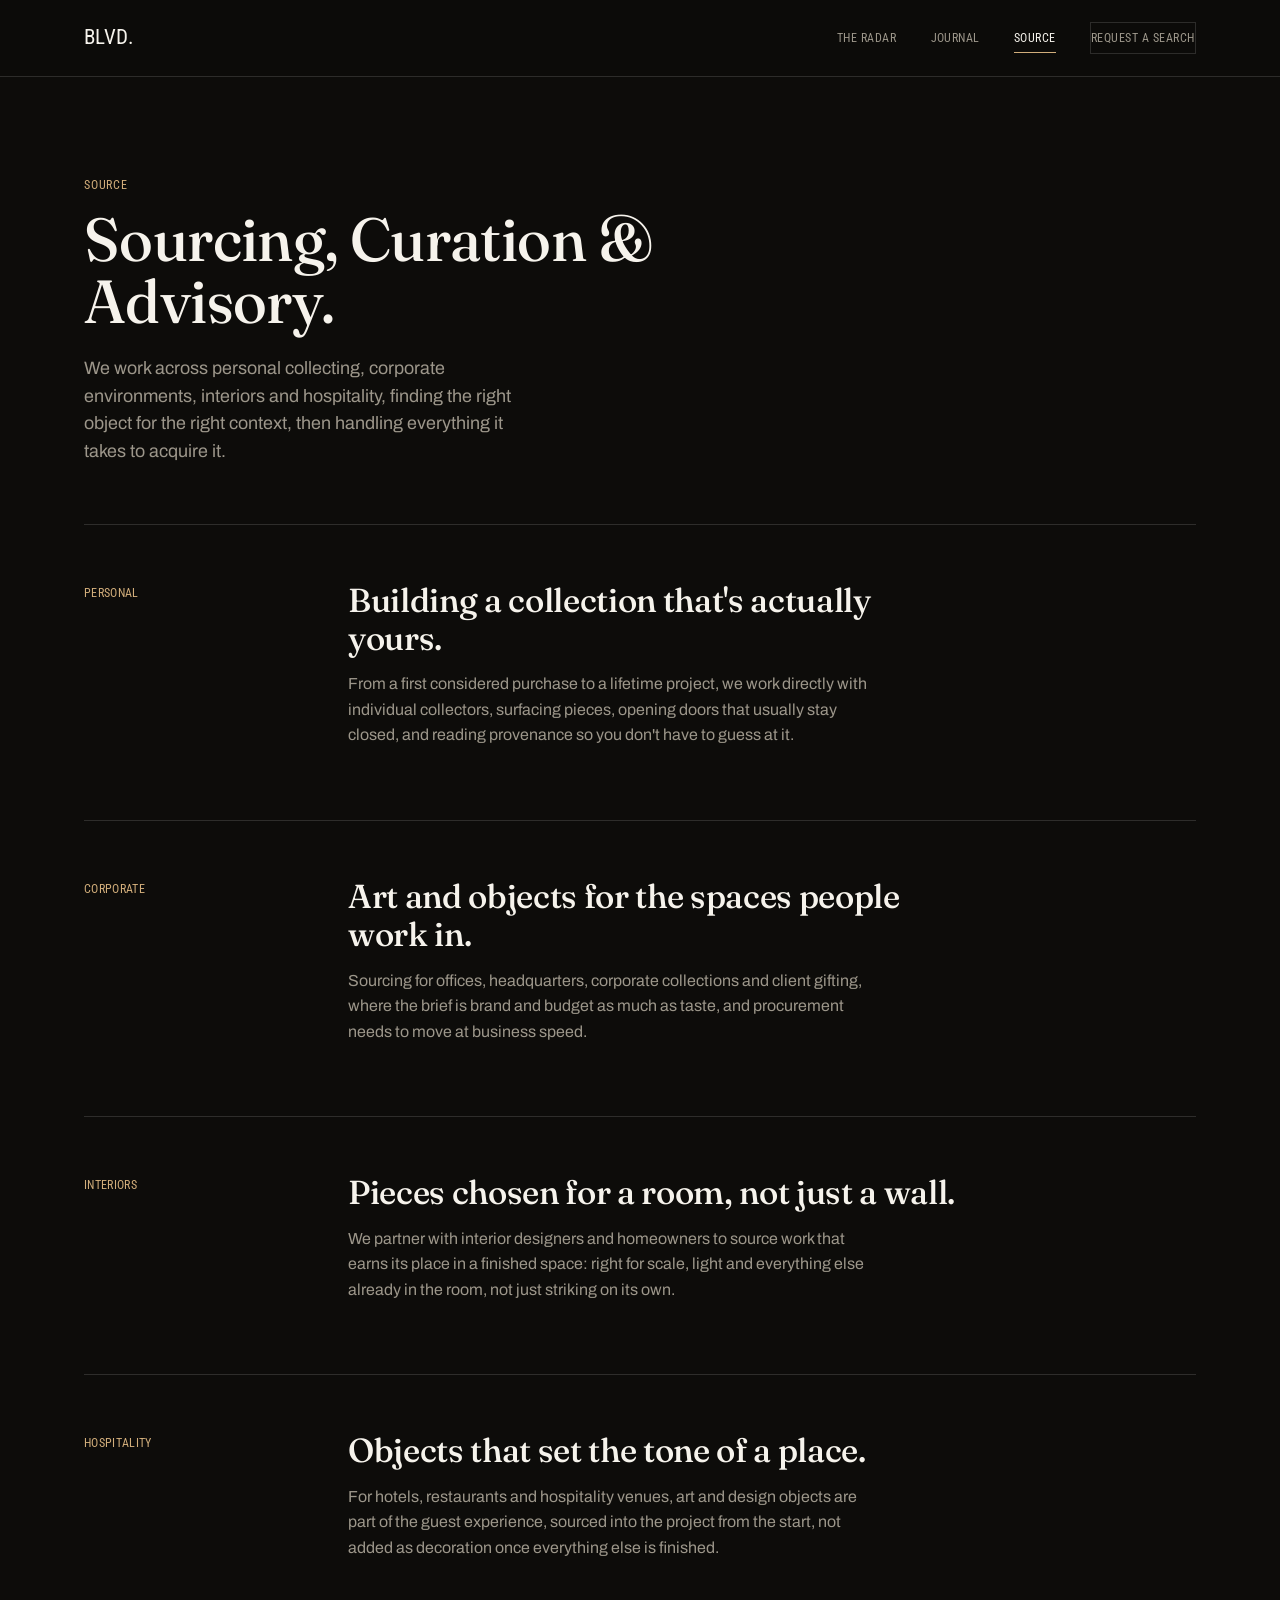
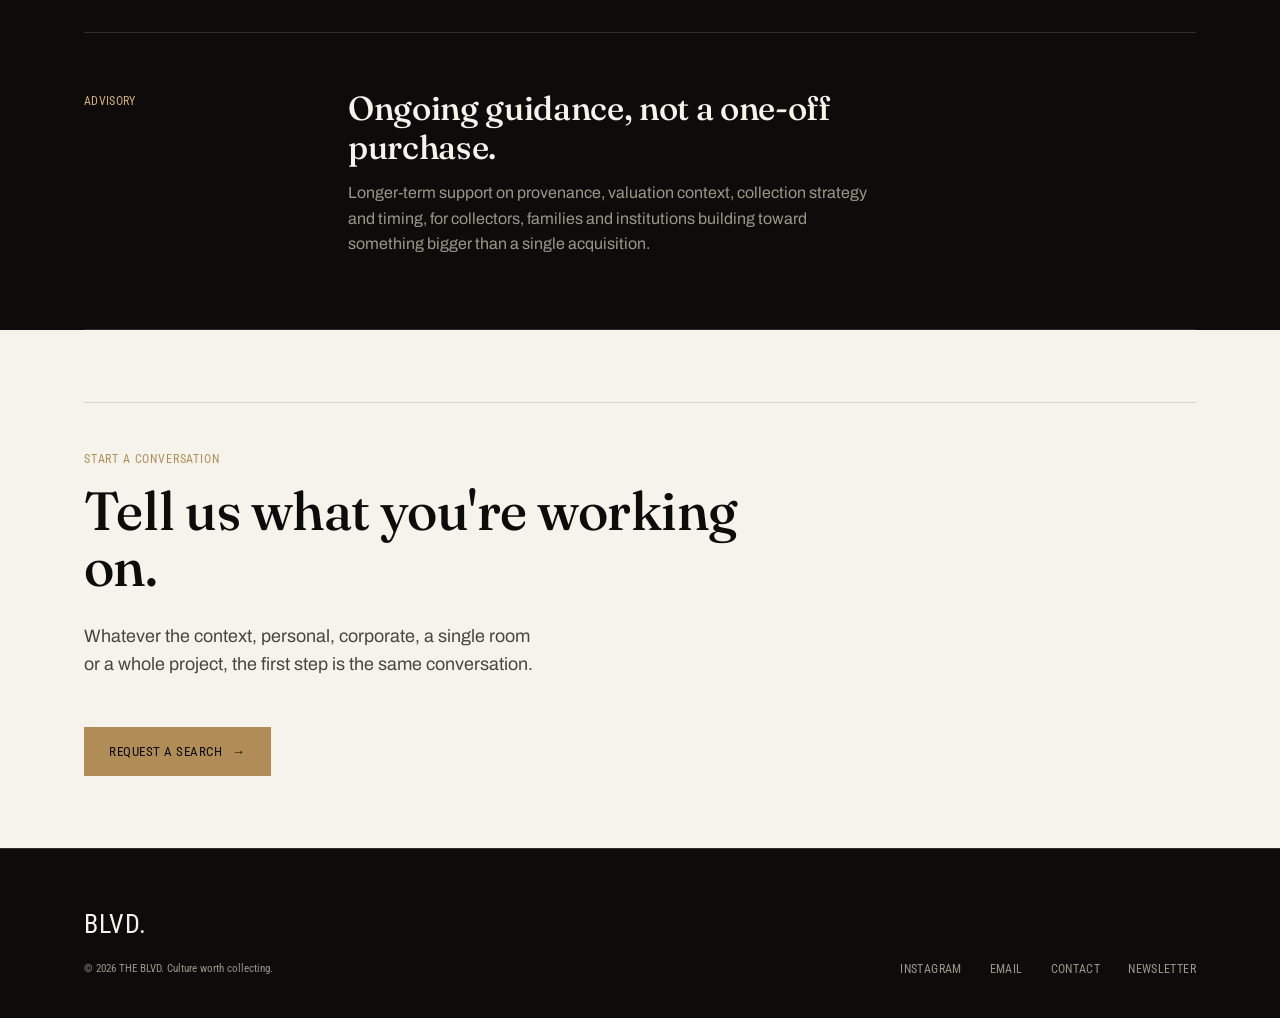
<file: source.html>
<!DOCTYPE html>
<html lang="en">
<head>
<meta charset="UTF-8">
<meta name="viewport" content="width=device-width, initial-scale=1.0">
<title>Source | THE BLVD</title>
<meta name="description" content="Sourcing, curation and advisory across personal collecting, corporate environments, interiors and hospitality.">
<link rel="preconnect" href="https://fonts.googleapis.com">
<link rel="preconnect" href="https://fonts.gstatic.com" crossorigin>
<link href="https://fonts.googleapis.com/css2?family=Fraunces:opsz,wght@9..144,380..520&family=Archivo:wght@400;500;600&family=Roboto+Condensed:wght@400;500&display=swap" rel="stylesheet">
<link rel="stylesheet" href="styles.css">
</head>
<body>

<nav class="nav">
  <div class="wrap">
    <a href="index.html" class="nav-mark">BLVD.</a>
    <div class="nav-links">
      <a href="radar.html" data-nav="radar">The Radar</a>
      <a href="journal.html" data-nav="journal">Journal</a>
      <a href="source.html" data-nav="source">Source</a>
      <a href="request.html" class="nav-cta" data-nav="request">Request a search</a>
    </div>
    <button class="nav-toggle" aria-label="Open menu">
      <svg width="22" height="14" viewBox="0 0 22 14"><rect width="22" height="1.5" fill="currentColor"/><rect y="12.5" width="22" height="1.5" fill="currentColor"/></svg>
    </button>
  </div>
</nav>

<div class="mobile-menu">
  <div class="mobile-menu-top">
    <span class="nav-mark">BLVD.</span>
    <button class="mobile-menu-close" aria-label="Close menu">
      <svg width="20" height="20" viewBox="0 0 20 20"><line x1="1" y1="1" x2="19" y2="19" stroke="currentColor" stroke-width="1.5"/><line x1="19" y1="1" x2="1" y2="19" stroke="currentColor" stroke-width="1.5"/></svg>
    </button>
  </div>
  <a href="radar.html" data-nav="radar">The Radar</a>
  <a href="journal.html" data-nav="journal">Journal</a>
  <a href="source.html" data-nav="source">Source</a>
  <a href="request.html" data-nav="request">Request a Search</a>
</div>

<header class="page-header on-dark">
  <div class="wrap">
    <div class="eyebrow" id="page-eyebrow"></div>
    <h1 class="h-display" id="page-heading" style="margin-top:14px; max-width:16ch;"></h1>
    <p class="lede" id="page-subheading" style="margin-top:22px;"></p>
  </div>
</header>

<section class="on-dark">
  <div class="wrap" id="service-list"></div>
</section>

<section class="section-tight on-light cta-band">
  <div class="wrap">
    <hr class="rule" style="margin-bottom:48px;">
    <div class="eyebrow on-light" id="cta-eyebrow"></div>
    <h2 class="h-1" id="cta-heading" style="margin-top:14px; max-width:20ch;"></h2>
    <p class="lede on-light" id="cta-subheading" style="margin-top:18px;"></p>
    <a href="request.html" class="btn btn-primary" style="margin-top:30px;"><span id="cta-button"></span> <span class="btn-arrow">→</span></a>
  </div>
</section>

<footer class="footer on-dark">
  <div class="wrap">
    <div>
      <div class="footer-mark">BLVD.</div>
      <div class="footer-fine">© <span id="year"></span> <span data-bind="site-name"></span>. <span data-bind="site-tagline"></span></div>
    </div>
    <div class="footer-links">
      <a href="https://www.instagram.com/theblvd.art/" data-footer="instagram" target="_blank" rel="noopener">Instagram</a>
      <a href="mailto:info@theblvd.art" data-footer="email">Email</a>
      <a href="request.html" data-footer="contact">Contact</a>
      <a href="mailto:info@theblvd.art?subject=Newsletter%20signup&body=Please%20add%20me%20to%20the%20BLVD%20newsletter." data-footer="newsletter">Newsletter</a>
    </div>
  </div>
</footer>

<script src="main.js"></script>
<script>
  document.getElementById("year").textContent = new Date().getFullYear();

  BLVD.loadContent().then(({site, pages}) => {
    BLVD.hydrateChrome(site);
    const p = pages.source;

    BLVD.setText("page-eyebrow", p.eyebrow);
    BLVD.setText("page-heading", p.heading);
    BLVD.setText("page-subheading", p.subheading);
    BLVD.setText("cta-eyebrow", p.ctaEyebrow);
    BLVD.setText("cta-heading", p.ctaHeading);
    BLVD.setText("cta-subheading", p.ctaSubheading);
    BLVD.setText("cta-button", p.ctaButton);

    document.getElementById("service-list").innerHTML =
      p.services.map(BLVD.serviceRowHTML).join("");
  });
</script>
</body>
</html>
</file>
<file: styles.css>
/* =========================================================================
   THE BLVD — design system
   Fonts: Fraunces (display) / Archivo (body copy) / Roboto Condensed (logo + UI labels)
   ========================================================================= */

:root{
  --ink:        #0D0C0A;
  --ink-soft:   #17150F;
  --paper:      #F6F3EC;
  --bone:       #EAE3D3;
  --brass:      #B08D57;
  --brass-high: #D2AE7B;
  --ash:        #9C968A;
  --charcoal:   #4B463C;
  --line-dark:  rgba(246,243,236,0.14);
  --line-light: rgba(13,12,10,0.14);

  --font-display: "Fraunces", Georgia, serif;
  --font-body:    "Archivo", -apple-system, BlinkMacSystemFont, sans-serif;
  --font-logo:    "Roboto Condensed", Arial Narrow, sans-serif;
  --font-mono:    var(--font-logo);

  --container: 1240px;
  --gutter: clamp(20px, 5vw, 64px);
}

*,*::before,*::after{ box-sizing: border-box; }
html{ scroll-behavior: smooth; }
body{
  margin:0;
  background: var(--ink);
  color: var(--paper);
  font-family: var(--font-body);
  -webkit-font-smoothing: antialiased;
  line-height: 1.5;
}
img{ max-width:100%; display:block; }
a{ color:inherit; text-decoration:none; }
button{ font-family:inherit; color:inherit; cursor:pointer; }
::selection{ background: var(--brass); color: var(--ink); }

@media (prefers-reduced-motion: reduce){
  *{ animation-duration: 0.001ms !important; transition-duration: 0.001ms !important; scroll-behavior:auto !important; }
}

/* ---------- type scale ---------- */
h1,h2,h3,h4{ font-family: var(--font-display); font-weight: 500; margin: 0; letter-spacing: -0.01em; }
.h-display{ font-size: clamp(2.6rem, 6vw, 5.2rem); line-height: 1.02; font-weight: 480; }
.h-1{ font-size: clamp(2.1rem, 4.2vw, 3.4rem); line-height: 1.05; }
.h-2{ font-size: clamp(1.5rem, 2.6vw, 2.1rem); line-height: 1.15; }
.h-3{ font-size: clamp(1.15rem, 1.6vw, 1.4rem); line-height: 1.3; }
.eyebrow{
  font-family: var(--font-mono);
  font-weight: 400;
  font-size: 0.74rem;
  letter-spacing: 0.07em;
  text-transform: uppercase;
  color: var(--brass-high);
}
.eyebrow.on-light{ color: var(--brass); }
.lede{ font-size: clamp(1.05rem, 1.4vw, 1.25rem); color: var(--ash); max-width: 46ch; line-height: 1.55; }
.lede.on-light{ color: var(--charcoal); }
.mono-num{ font-family: var(--font-mono); font-variant-numeric: tabular-nums; }

/* ---------- layout ---------- */
.wrap{ max-width: var(--container); margin: 0 auto; padding-left: var(--gutter); padding-right: var(--gutter); }
.on-light{ background: var(--paper); color: var(--ink); }
.on-dark{ background: var(--ink); color: var(--paper); }
.section{ padding-top: clamp(64px,10vw,120px); padding-bottom: clamp(64px,10vw,120px); }
.section-tight{ padding-top: clamp(40px,6vw,72px); padding-bottom: clamp(40px,6vw,72px); }
.rule{ border:none; border-top:1px solid var(--line-dark); margin:0; }
.on-light .rule{ border-top-color: var(--line-light); }
.hide-mobile{ display:initial; }
@media (max-width: 720px){ .hide-mobile{ display:none; } }

.mono-num, .nav-links a, .nav-cta, .btn, .tag, .card-link,
.status, .lot-id, .lot-row dt, .article-row .date, label,
.form-success, .footer-links a, .footer-fine{
  font-weight: 400;
}
.nav{
  position: sticky; top:0; z-index: 50;
  background: rgba(13,12,10,0.97);
  color: var(--paper);
  backdrop-filter: blur(10px);
  border-bottom: 1px solid var(--line-dark);
}
.nav .wrap{ display:flex; align-items:center; justify-content:space-between; height:76px; }
.nav-mark{ font-family: var(--font-logo); font-weight:400; font-size:1.3rem; letter-spacing:0.02em; text-transform:uppercase; }
.nav-links{ display:flex; gap:34px; align-items:center; }
.nav-links a{
  font-family: var(--font-mono); font-size:0.78rem; letter-spacing:0.04em; text-transform:uppercase;
  color: var(--ash); position:relative; padding:6px 0;
}
.nav-links a:hover, .nav-links a.active{ color: var(--paper); }
.nav-links a.active::after{
  content:""; position:absolute; left:0; right:0; bottom:0; height:1px; background: var(--brass-high);
}
.nav-cta{
  font-family: var(--font-mono); font-size:0.76rem; letter-spacing:0.04em; text-transform:uppercase;
  border:1px solid var(--line-dark); padding:9px 16px; color: var(--paper);
  transition: border-color .2s ease, background .2s ease;
}
.nav-cta:hover{ border-color: var(--brass-high); background: rgba(176,141,87,0.1); }
.nav-toggle{ display:none; background:none; border:none; color:var(--paper); }
@media (max-width: 720px){
  .nav-links{ display:none; }
  .nav-toggle{ display:block; }
}

/* ---------- buttons ---------- */
.btn{
  display:inline-flex; align-items:center; gap:10px;
  font-family: var(--font-mono); font-size:0.8rem; letter-spacing:0.04em; text-transform:uppercase;
  padding: 14px 24px; border:1px solid transparent; transition: all .2s ease;
}
.btn-primary{ background: var(--brass); color: var(--ink); }
.btn-primary:hover{ background: var(--brass-high); }
.btn-ghost{ border-color: var(--line-dark); color: var(--paper); }
.btn-ghost:hover{ border-color: var(--brass-high); color: var(--brass-high); }
.on-light .btn-ghost{ border-color: var(--line-light); color: var(--ink); }
.on-light .btn-ghost:hover{ border-color: var(--brass); color: var(--brass); }
.btn-arrow{ transition: transform .2s ease; }
.btn:hover .btn-arrow{ transform: translateX(3px); }

/* ---------- hero ---------- */
.hero{ padding-top: clamp(72px,12vw,140px); padding-bottom: clamp(56px,8vw,96px); }
.hero-head{ min-height: 2.2em; display:flex; align-items:center; }
.hero-actions{ display:flex; gap:16px; margin-top:40px; flex-wrap:wrap; }

/* ---------- what-we-do ---------- */
.triad{ display:grid; grid-template-columns: repeat(3,1fr); gap: var(--gutter); margin-top:48px; }
.triad-item{ border-top:1px solid var(--line-dark); padding-top:22px; }
.triad-item .mono-num{ font-size:0.78rem; color:var(--brass-high); }
.triad-item h3{ margin: 14px 0 10px; }
.triad-item p{ color: var(--ash); margin:0; font-size:0.95rem; }
@media (max-width: 820px){ .triad{ grid-template-columns:1fr; gap:32px; } }

/* ---------- placeholder image pattern ---------- */
.ph{
  position:relative; overflow:hidden; aspect-ratio: 4/5; background: var(--bone);
  background-image:
    repeating-linear-gradient(135deg, rgba(13,12,10,0.05) 0 1px, transparent 1px 14px);
}
.ph::after{
  content: attr(data-tag);
  position:absolute; left:14px; bottom:14px;
  font-family: var(--font-mono); font-size:0.7rem; letter-spacing:0.03em; text-transform:uppercase;
  color: var(--charcoal); background: rgba(246,243,236,0.85); padding:5px 9px;
}
.ph::before{
  content: attr(data-letter);
  position:absolute; right:-0.05em; bottom:-0.18em;
  font-family: var(--font-display); font-size: 9rem; line-height:1; color: rgba(13,12,10,0.08);
}
.ph.wide{ aspect-ratio: 16/10; }
.ph.square{ aspect-ratio: 1/1; }

/* ---------- card grid (radar / journal previews) ---------- */
.grid{ display:grid; grid-template-columns: repeat(3,1fr); gap: clamp(24px,3vw,40px); margin-top:48px; }
@media (max-width: 980px){ .grid{ grid-template-columns: repeat(2,1fr); } }
@media (max-width: 620px){ .grid{ grid-template-columns: 1fr; } }

.card{ display:flex; flex-direction:column; }
.card-meta{ display:flex; justify-content:space-between; align-items:baseline; margin-top:16px; }
.card h3{ margin-top:8px; font-size:1.2rem; }
.card p{ color: var(--ash); font-size:0.92rem; margin-top:10px; }
.on-light .card p{ color: var(--charcoal); }
.tag{
  font-family: var(--font-mono); font-size:0.72rem; letter-spacing:0.03em; text-transform:uppercase; color: var(--brass-high);
}
.on-light .tag{ color:var(--brass); }
.card-link{ margin-top:18px; font-family: var(--font-mono); font-size:0.78rem; letter-spacing:0.02em; text-transform:uppercase; }
.card-link span{ border-bottom:1px solid var(--brass-high); padding-bottom:2px; }
.on-light .card-link span{ border-bottom-color: var(--brass); }

/* status badge */
.status{
  font-family: var(--font-mono); font-size:0.7rem; letter-spacing:0.03em; text-transform:uppercase;
  white-space:nowrap;
}
.status-watching{ color:#9C968A; }
.status-available{ color:#7BA88A; }
.status-sourced{ color:#B08D57; }
.status-enquire{ color:#C77B5C; }

/* ---------- radar lot rows ---------- */
.lot{ display:grid; grid-template-columns: 0.85fr 1.15fr; gap: var(--gutter); padding: clamp(48px,6vw,80px) 0; align-items:start; }
.lot:not(:last-child){ border-bottom:1px solid var(--line-light); }
.lot-highlight{ animation: lotFlash 1.6s ease; }
@keyframes lotFlash{
  0%{ box-shadow: inset 4px 0 0 0 var(--brass), inset 0 0 0 1000px rgba(176,141,87,0.10); }
  100%{ box-shadow: inset 4px 0 0 0 rgba(176,141,87,0), inset 0 0 0 1000px rgba(176,141,87,0); }
}
.lot-head{ display:flex; justify-content:space-between; align-items:flex-start; gap:16px; }
.lot-id{ font-family: var(--font-mono); font-size:0.78rem; color: var(--brass); letter-spacing:0.04em; }
.lot-title{ margin-top:10px; }
.lot-artist{ color: var(--charcoal); margin-top:6px; font-size:0.95rem; }
.lot-excerpt{ margin-top:16px; color: var(--charcoal); max-width: 52ch; }
.lot-table{ margin-top:28px; display:grid; gap:18px; }
.lot-row dt{
  font-family: var(--font-mono); font-size:0.7rem; letter-spacing:0.03em; text-transform:uppercase; color: var(--brass);
}
.lot-row dd{ margin:6px 0 0; color: var(--ink); font-size:0.95rem; line-height:1.55; }
@media (max-width: 860px){ .lot{ grid-template-columns:1fr; } }

/* ---------- journal article list ---------- */
.feature-article{ display:grid; grid-template-columns: 1.1fr 0.9fr; gap: var(--gutter); align-items:center; }
.feature-article .ph{ order:2; }
@media (max-width: 860px){ .feature-article{ grid-template-columns:1fr; } .feature-article .ph{ order:0; } }
.article-list{ margin-top:8px; }
.article-row{
  display:grid; grid-template-columns: 110px 1fr auto; gap:24px; align-items:center;
  padding: 26px 0; border-top:1px solid var(--line-light);
}
.article-row:last-child{ border-bottom:1px solid var(--line-light); }
.article-row .date{ font-family: var(--font-mono); font-size:0.74rem; color: var(--charcoal); }
.article-row h3{ font-size:1.1rem; }
.article-row .tag{ display:block; margin-bottom:6px; }
@media (max-width: 620px){
  .article-row{ grid-template-columns: 1fr; gap:8px; }
}

/* ---------- form ---------- */
.form{ display:grid; gap:22px; margin-top:40px; max-width:640px; }
.form-row{ display:grid; gap:8px; }
.form-row.two{ grid-template-columns: 1fr 1fr; gap:22px; }
@media (max-width:620px){ .form-row.two{ grid-template-columns:1fr; } }
label{ font-family: var(--font-mono); font-size:0.73rem; letter-spacing:0.04em; text-transform:uppercase; color: var(--ash); }
input, select, textarea{
  background: transparent; border:none; border-bottom:1px solid var(--line-dark); color: var(--paper);
  font-family: var(--font-body); font-size:1rem; padding: 12px 2px; outline:none;
  transition: border-color .2s ease;
}
input::placeholder, textarea::placeholder{ color: rgba(246,243,236,0.35); }
input:focus, select:focus, textarea:focus{ border-color: var(--brass-high); }
select{ appearance:none; -webkit-appearance:none; }
select option{ background: var(--ink); color: var(--paper); }
textarea{ resize: vertical; min-height: 120px; }
.form-note{ font-size:0.82rem; color: var(--ash); margin-top:4px; }
.form-success{
  display:none; margin-top:28px; padding:20px; border:1px solid var(--brass-high);
  font-family: var(--font-mono); font-size:0.85rem; letter-spacing:0.02em;
}
.form-success.show{ display:block; }

/* ---------- CTA band ---------- */
.cta-band{ text-align:left; }
.cta-band .h-1{ margin-bottom:28px; }

/* ---------- footer ---------- */
.footer{ border-top:1px solid var(--line-dark); padding: 56px 0 40px; }
.footer .wrap{ display:flex; justify-content:space-between; align-items:flex-end; flex-wrap:wrap; gap:32px; }
.footer-links{ display:flex; gap:28px; flex-wrap:wrap; }
.footer-links a{ font-family: var(--font-mono); font-size:0.78rem; letter-spacing:0.03em; text-transform:uppercase; color: var(--ash); }
.footer-links a:hover{ color: var(--brass-high); }
.footer-mark{ font-family: var(--font-logo); font-weight:400; font-size:1.6rem; letter-spacing:0.02em; text-transform:uppercase; }
.footer-fine{ font-family: var(--font-mono); font-size:0.7rem; color: var(--ash); margin-top:18px; }

/* ---------- source page: service rows ---------- */
.service-row{
  display:grid; grid-template-columns: 200px 1fr; gap: var(--gutter);
  padding: clamp(36px,5vw,56px) 0; border-top:1px solid var(--line-dark);
}
.service-row:last-child{ border-bottom:1px solid var(--line-dark); }
.service-row .tag{ padding-top:4px; }
.service-row h2{ max-width:28ch; }
.service-row p{ margin-top:14px; color: var(--ash); max-width:58ch; line-height:1.6; }
@media (max-width: 720px){
  .service-row{ grid-template-columns:1fr; gap:12px; }
}

/* ---------- article page ---------- */
#article-body p{ margin-top:1.3em; }
#article-body p:first-child{ margin-top:0; }

/* ---------- mobile menu ---------- */
.mobile-menu{
  position: fixed; inset:0; background: var(--ink); color: var(--paper); z-index: 100;
  display:flex; flex-direction:column; padding: 28px var(--gutter);
  transform: translateY(-100%); transition: transform .3s ease;
}
.mobile-menu.open{ transform: translateY(0); }
.mobile-menu-top{ display:flex; justify-content:space-between; align-items:center; }
.mobile-menu a{
  font-family: var(--font-display); font-size:2rem; padding: 16px 0; border-bottom:1px solid var(--line-dark);
}

/* ---------- page header (radar/journal/source) ---------- */
.page-header{ padding-top: clamp(56px,9vw,100px); padding-bottom: 40px; }
.page-header .h-display{ font-size: clamp(2.2rem,5vw,3.8rem); }

/* misc */
.fade-in{ animation: fadeIn .6s ease both; }
@keyframes fadeIn{ from{ opacity:0; transform: translateY(8px); } to{ opacity:1; transform:none; } }
</file>
